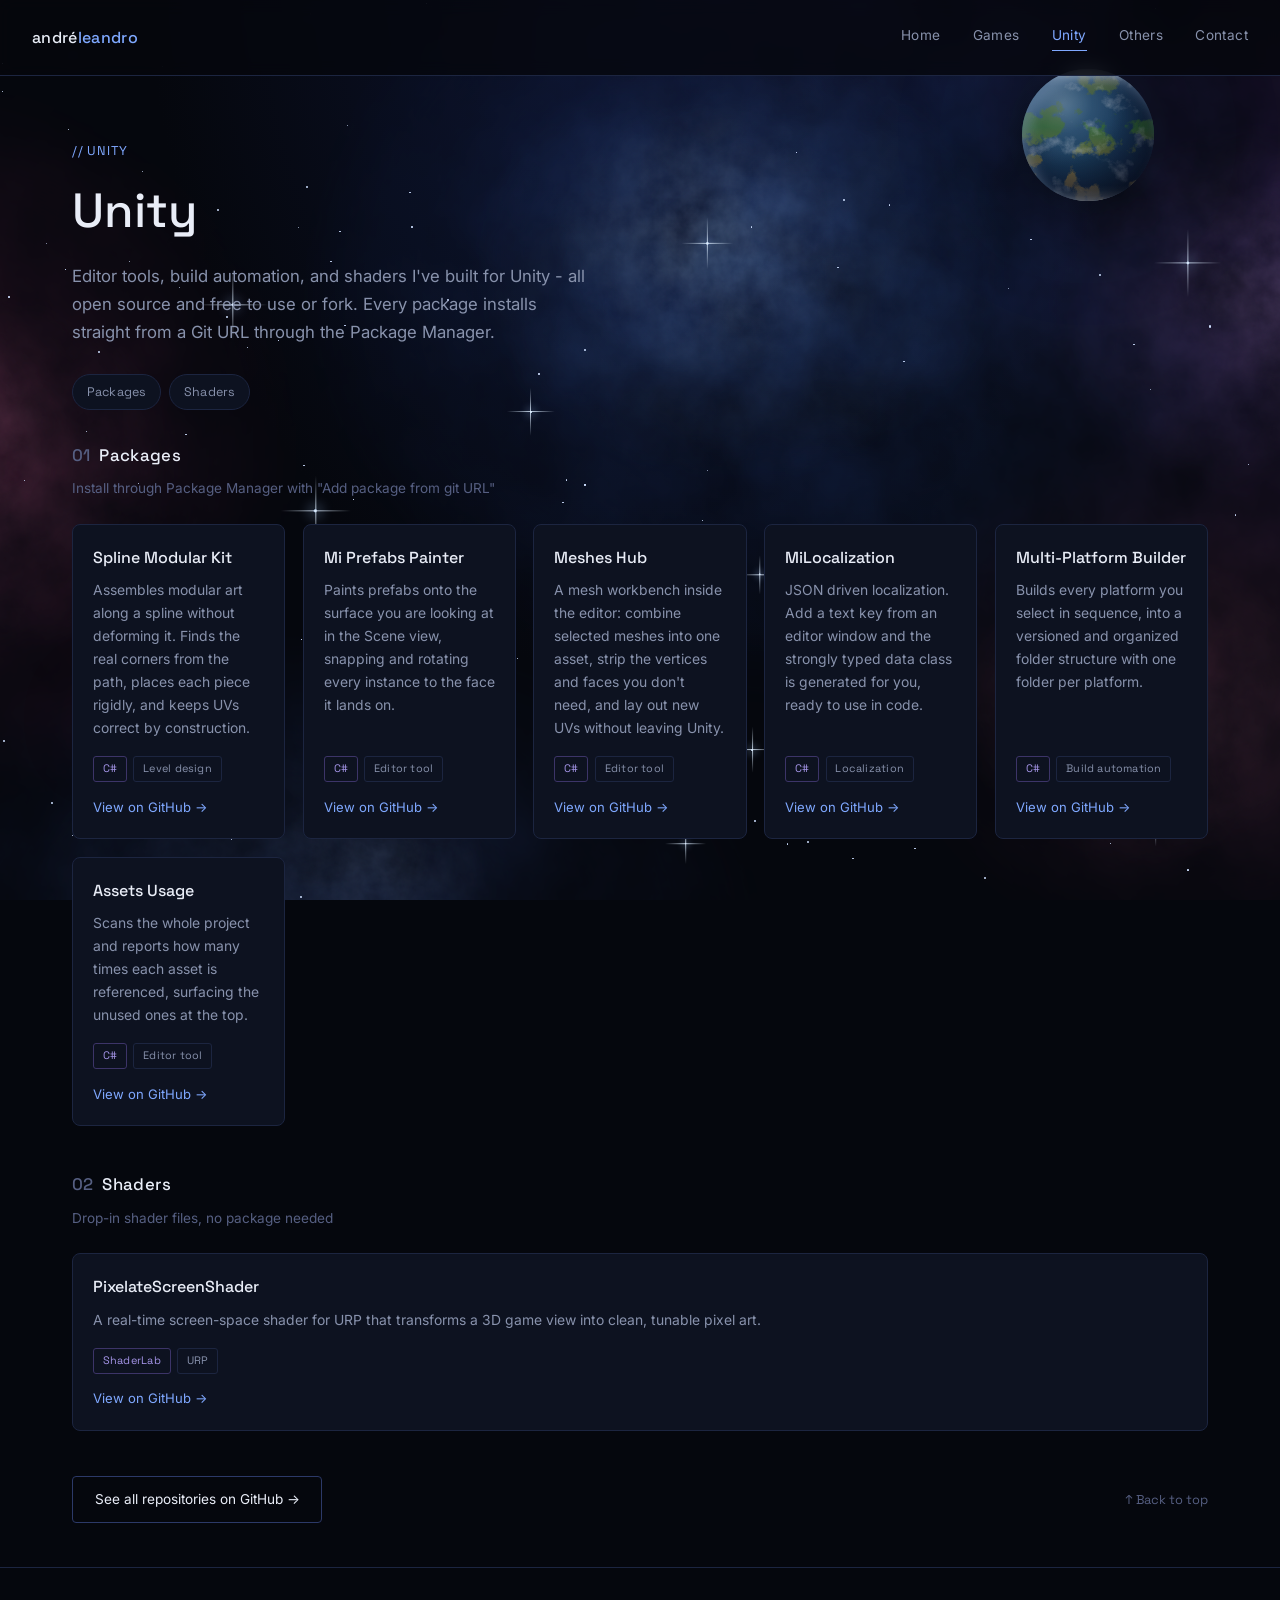
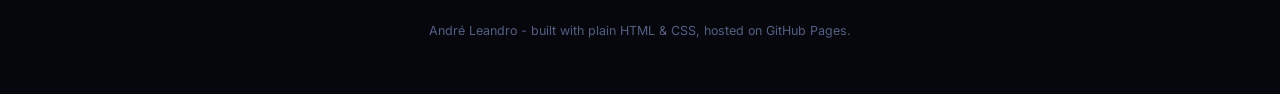
<file: unity-tools.html>
<!DOCTYPE html>
<html lang="en">
<head>
<meta charset="UTF-8">
<meta name="viewport" content="width=device-width, initial-scale=1.0">
<title>André Leandro | Unity</title>
<meta name="description" content="Unity packages and shaders built by André Leandro (innocentmiau) - editor tools, build automation, and localization, all open source on GitHub.">
<link rel="preconnect" href="https://fonts.googleapis.com">
<link rel="preconnect" href="https://fonts.gstatic.com" crossorigin>
<link href="https://fonts.googleapis.com/css2?family=Space+Grotesk:wght@400;500;700&family=Inter:wght@400;500;600&display=swap" rel="stylesheet">
<link rel="stylesheet" href="style.css">
</head>
<body>

<div class="starfield" aria-hidden="true"></div>

<header class="site-header">
  <span class="logo">andré<span>leandro</span></span>
  <nav>
    <a href="index.html">Home</a>
    <a href="games.html">Games</a>
    <a href="unity-tools.html" class="active">Unity</a>
    <a href="others.html">Others</a>
    <a href="contact.html">Contact</a>
  </nav>
</header>

<main>

  <section class="hero" style="padding-bottom: 2rem;">
    <p class="eyebrow">// unity</p>
    <h1>Unity</h1>
    <p class="hero-sub">Editor tools, build automation, and shaders I've built for Unity - all open source and free to use or fork. Every package installs straight from a Git URL through the Package Manager.</p>
    <nav class="section-nav" aria-label="Sections on this page">
      <a href="#packages">Packages</a>
      <a href="#shaders">Shaders</a>
    </nav>
  </section>

  <section class="group" id="packages" style="padding-top: 0;">
    <h2><span style="color: var(--text-muted);">01</span> &nbsp;Packages</h2>
    <p class="section-sub">Install through Package Manager with "Add package from git URL"</p>
    <div class="grid">

      <article class="card">
        <h3>Spline Modular Kit</h3>
        <p>Assembles modular art along a spline without deforming it. Finds the real corners from the path, places each piece rigidly, and keeps UVs correct by construction.</p>
        <div class="badge-row"><span class="badge badge-lang">C#</span><span class="badge">Level design</span></div>
        <a class="card-link" href="https://github.com/innocentmiau/SplineModularKit" target="_blank" rel="noopener">View on GitHub →</a>
      </article>

      <article class="card">
        <h3>Mi Prefabs Painter</h3>
        <p>Paints prefabs onto the surface you are looking at in the Scene view, snapping and rotating every instance to the face it lands on.</p>
        <div class="badge-row"><span class="badge badge-lang">C#</span><span class="badge">Editor tool</span></div>
        <a class="card-link" href="https://github.com/innocentmiau/MiPrefabsPainter" target="_blank" rel="noopener">View on GitHub →</a>
      </article>

      <article class="card">
        <h3>Meshes Hub</h3>
        <p>A mesh workbench inside the editor: combine selected meshes into one asset, strip the vertices and faces you don't need, and lay out new UVs without leaving Unity.</p>
        <div class="badge-row"><span class="badge badge-lang">C#</span><span class="badge">Editor tool</span></div>
        <a class="card-link" href="https://github.com/innocentmiau/MeshesHub" target="_blank" rel="noopener">View on GitHub →</a>
      </article>

      <article class="card">
        <h3>MiLocalization</h3>
        <p>JSON driven localization. Add a text key from an editor window and the strongly typed data class is generated for you, ready to use in code.</p>
        <div class="badge-row"><span class="badge badge-lang">C#</span><span class="badge">Localization</span></div>
        <a class="card-link" href="https://github.com/innocentmiau/MiLocalization" target="_blank" rel="noopener">View on GitHub →</a>
      </article>

      <article class="card">
        <h3>Multi-Platform Builder</h3>
        <p>Builds every platform you select in sequence, into a versioned and organized folder structure with one folder per platform.</p>
        <div class="badge-row"><span class="badge badge-lang">C#</span><span class="badge">Build automation</span></div>
        <a class="card-link" href="https://github.com/innocentmiau/MultiPlatformBuilder" target="_blank" rel="noopener">View on GitHub →</a>
      </article>

      <article class="card">
        <h3>Assets Usage</h3>
        <p>Scans the whole project and reports how many times each asset is referenced, surfacing the unused ones at the top.</p>
        <div class="badge-row"><span class="badge badge-lang">C#</span><span class="badge">Editor tool</span></div>
        <a class="card-link" href="https://github.com/innocentmiau/AssetsUsage" target="_blank" rel="noopener">View on GitHub →</a>
      </article>

    </div>
  </section>

  <section class="group" id="shaders" style="padding-top: 0;">
    <h2><span style="color: var(--text-muted);">02</span> &nbsp;Shaders</h2>
    <p class="section-sub">Drop-in shader files, no package needed</p>
    <div class="grid">

      <article class="card">
        <!-- Drop a before/after still or a short loop at assets/pixelate-before-after.gif
             and uncomment. Aim for a 63:50 crop (e.g. 630x500) to match the game cards.
        <span class="card-media">
          <img src="assets/pixelate-before-after.gif" width="630" height="500" loading="lazy" decoding="async" alt="">
        </span>
        -->
        <h3>PixelateScreenShader</h3>
        <p>A real-time screen-space shader for URP that transforms a 3D game view into clean, tunable pixel art.</p>
        <div class="badge-row"><span class="badge badge-lang">ShaderLab</span><span class="badge">URP</span></div>
        <a class="card-link" href="https://github.com/innocentmiau/PixelateScreenShader" target="_blank" rel="noopener">View on GitHub →</a>
      </article>

    </div>
  </section>

  <section class="page-end" style="padding-top: 0;">
    <a class="btn" href="https://github.com/innocentmiau" target="_blank" rel="noopener">See all repositories on GitHub →</a>
    <a class="to-top" href="#top">↑ Back to top</a>
  </section>

</main>

<footer>
  <p>André Leandro - built with plain HTML &amp; CSS, hosted on GitHub Pages.</p>
</footer>

<script src="script.js"></script>
</body>
</html>
</file>
<file: style.css>
:root {
  --bg: #05070d;
  --bg-2: #090c17;
  --surface: #0d1220;
  --surface-hover: #121830;
  --border: #1c2540;
  --border-strong: #2c3968;
  --text-primary: #e9edf7;
  --text-secondary: #8892ac;
  --text-muted: #565f82;
  --accent: #7fa8ff;
  --accent-dim: #37477e;
  --accent-2: #a595e8;
  --font-display: 'Space Grotesk', sans-serif;
  --font-body: 'Inter', sans-serif;
}

* { box-sizing: border-box; }

html { scroll-behavior: smooth; }

body {
  margin: 0;
  background: var(--bg);
  color: var(--text-primary);
  font-family: var(--font-body);
  line-height: 1.65;
  position: relative;
  min-height: 100vh;
}

a { color: inherit; text-decoration: none; }

/* ---------- starfield ---------- */

.starfield {
  position: fixed;
  inset: 0;
  z-index: -1;
  overflow: hidden;
  background: radial-gradient(ellipse at 50% -10%, #0d1430 0%, var(--bg) 55%);
}

/* Nebula: generated, not an image. An SVG feTurbulence filter produces
   fractal noise, which masks a field of coloured radial gradients so the
   colour breaks up into wisps instead of reading as soft blobs. Two layers
   at different scales give depth. Painted before .star children, so the
   stars still sit on top. */
.starfield::before,
.starfield::after {
  content: "";
  position: absolute;
  inset: -15%;
  pointer-events: none;
}

/* Every mask below is sized 100% 100% and set to no-repeat. A fixed px
   mask-size tiles the noise, and each tile boundary shows as a straight
   seam - the mask must cover the layer exactly once. */
.starfield::before,
.starfield::after,
.neb-fine {
  -webkit-mask-repeat: no-repeat;
  mask-repeat: no-repeat;
  -webkit-mask-size: 100% 100%;
  mask-size: 100% 100%;
}

/* Broad colour mass: blue core, magenta to the left, violet to the right. */
.starfield::before {
  background:
    radial-gradient(44% 52% at 60% 36%, rgba(58, 112, 236, 0.62), transparent 70%),
    radial-gradient(34% 46% at 6% 50%, rgba(206, 68, 128, 0.52), transparent 70%),
    radial-gradient(34% 44% at 92% 34%, rgba(150, 88, 232, 0.52), transparent 70%),
    radial-gradient(28% 34% at 84% 70%, rgba(226, 104, 158, 0.44), transparent 70%),
    radial-gradient(40% 36% at 30% 90%, rgba(72, 112, 222, 0.44), transparent 70%),
    radial-gradient(32% 28% at 70% 6%, rgba(122, 92, 216, 0.38), transparent 70%);
  -webkit-mask-image: url("data:image/svg+xml,%3Csvg xmlns='http://www.w3.org/2000/svg' width='1200' height='800'%3E%3Cfilter id='n'%3E%3CfeTurbulence type='fractalNoise' baseFrequency='0.0115' numOctaves='5' seed='3'/%3E%3CfeColorMatrix type='matrix' values='0 0 0 0 0 0 0 0 0 0 0 0 0 0 0 1 0 0 0 0'/%3E%3C/filter%3E%3Crect width='100%25' height='100%25' filter='url(%23n)'/%3E%3C/svg%3E");
  mask-image: url("data:image/svg+xml,%3Csvg xmlns='http://www.w3.org/2000/svg' width='1200' height='800'%3E%3Cfilter id='n'%3E%3CfeTurbulence type='fractalNoise' baseFrequency='0.0115' numOctaves='5' seed='3'/%3E%3CfeColorMatrix type='matrix' values='0 0 0 0 0 0 0 0 0 0 0 0 0 0 0 1 0 0 0 0'/%3E%3C/filter%3E%3Crect width='100%25' height='100%25' filter='url(%23n)'/%3E%3C/svg%3E");
  filter: blur(12px);
  opacity: 0.52;
}

/* Mid-scale filaments threaded through the broad colour. */
.starfield::after {
  background:
    radial-gradient(26% 30% at 56% 34%, rgba(140, 196, 255, 0.5), transparent 64%),
    radial-gradient(20% 26% at 10% 52%, rgba(255, 132, 186, 0.42), transparent 64%),
    radial-gradient(22% 26% at 88% 38%, rgba(214, 158, 255, 0.44), transparent 64%),
    radial-gradient(18% 22% at 80% 72%, rgba(255, 158, 190, 0.34), transparent 64%),
    radial-gradient(24% 24% at 28% 88%, rgba(130, 170, 255, 0.34), transparent 64%);
  -webkit-mask-image: url("data:image/svg+xml,%3Csvg xmlns='http://www.w3.org/2000/svg' width='1200' height='800'%3E%3Cfilter id='n'%3E%3CfeTurbulence type='fractalNoise' baseFrequency='0.028' numOctaves='5' seed='11'/%3E%3CfeColorMatrix type='matrix' values='0 0 0 0 0 0 0 0 0 0 0 0 0 0 0 1 0 0 0 0'/%3E%3C/filter%3E%3Crect width='100%25' height='100%25' filter='url(%23n)'/%3E%3C/svg%3E");
  mask-image: url("data:image/svg+xml,%3Csvg xmlns='http://www.w3.org/2000/svg' width='1200' height='800'%3E%3Cfilter id='n'%3E%3CfeTurbulence type='fractalNoise' baseFrequency='0.028' numOctaves='5' seed='11'/%3E%3CfeColorMatrix type='matrix' values='0 0 0 0 0 0 0 0 0 0 0 0 0 0 0 1 0 0 0 0'/%3E%3C/filter%3E%3Crect width='100%25' height='100%25' filter='url(%23n)'/%3E%3C/svg%3E");
  filter: blur(6px);
  opacity: 0.44;
}

/* Third pass: fine, near-white wisps that give the clouds their edge detail. */
.neb-fine {
  position: absolute;
  inset: -15%;
  pointer-events: none;
  background:
    radial-gradient(16% 20% at 54% 32%, rgba(206, 232, 255, 0.5), transparent 60%),
    radial-gradient(12% 16% at 8% 48%, rgba(255, 176, 214, 0.4), transparent 60%),
    radial-gradient(14% 16% at 90% 36%, rgba(226, 190, 255, 0.4), transparent 60%),
    radial-gradient(12% 14% at 34% 86%, rgba(180, 208, 255, 0.34), transparent 60%);
  -webkit-mask-image: url("data:image/svg+xml,%3Csvg xmlns='http://www.w3.org/2000/svg' width='1200' height='800'%3E%3Cfilter id='n'%3E%3CfeTurbulence type='fractalNoise' baseFrequency='0.07' numOctaves='4' seed='23'/%3E%3CfeColorMatrix type='matrix' values='0 0 0 0 0 0 0 0 0 0 0 0 0 0 0 1 0 0 0 0'/%3E%3C/filter%3E%3Crect width='100%25' height='100%25' filter='url(%23n)'/%3E%3C/svg%3E");
  mask-image: url("data:image/svg+xml,%3Csvg xmlns='http://www.w3.org/2000/svg' width='1200' height='800'%3E%3Cfilter id='n'%3E%3CfeTurbulence type='fractalNoise' baseFrequency='0.07' numOctaves='4' seed='23'/%3E%3CfeColorMatrix type='matrix' values='0 0 0 0 0 0 0 0 0 0 0 0 0 0 0 1 0 0 0 0'/%3E%3C/filter%3E%3Crect width='100%25' height='100%25' filter='url(%23n)'/%3E%3C/svg%3E");
  filter: blur(2px);
  opacity: 0.4;
}

/* ---------- planets ---------- */

/* Above the stars: a star drawn over a planet's disc reads as wrong, since
   the planet is the nearer body. */
.planet {
  position: absolute;
  z-index: 2;
  border-radius: 50%;
  transform: translate(-50%, -50%);
  box-shadow: 0 0 2.4em rgba(130, 165, 255, 0.16);
  opacity: 0.78;
}

/* Clips the scrolling texture bands to the disc. The base fill is the
   ocean, i.e. surface layer 1. */
.planet-globe {
  position: absolute;
  inset: 0;
  border-radius: 50%;
  overflow: hidden;
  background: radial-gradient(circle at 34% 30%, #2f6690 0%, #1e4468 45%, #132a4c 76%, #0b1830 100%);
}

/* Both bands are three planet-widths wide and scroll exactly one width per
   cycle, so the loop is seamless. The mask travels with the band, so the
   continents and clouds move as one piece. */
.planet-land,
.planet-clouds {
  position: absolute;
  top: 0;
  left: 0;
  width: 300%;
  height: 100%;
  -webkit-mask-size: 33.3333% 100%;
  mask-size: 33.3333% 100%;
  -webkit-mask-repeat: repeat;
  mask-repeat: repeat;
  will-change: transform;
  animation: planet-spin linear infinite;
}

/* Surface layer 2: land, thresholded out of the noise so it meets the ocean
   at a coastline instead of fading into it.
   A low baseFrequency sets continent-scale landmasses, and the six octaves
   put the fine detail only in the coastlines. High frequency here is what
   produced scattered islands instead of continents.
   Colour bands run by latitude: tundra, forest, jungle, desert. */
.planet-land {
  background: linear-gradient(to bottom,
    #6f6f58 0%, #55704a 12%, #3f6b3c 27%, #37743c 44%,
    #5d7842 58%, #8a7c4e 74%, #7d7357 88%, #6c6b5a 100%);
  -webkit-mask-image: url("data:image/svg+xml,%3Csvg xmlns='http://www.w3.org/2000/svg' width='300' height='300'%3E%3Cfilter id='n' x='0' y='0' width='100%25' height='100%25'%3E%3CfeTurbulence type='fractalNoise' baseFrequency='0.01' numOctaves='6' seed='9' stitchTiles='stitch'/%3E%3CfeColorMatrix type='matrix' values='0 0 0 0 0 0 0 0 0 0 0 0 0 0 0 1 0 0 0 0'/%3E%3CfeComponentTransfer%3E%3CfeFuncA type='linear' slope='18' intercept='-9.9'/%3E%3C/feComponentTransfer%3E%3C/filter%3E%3Crect width='100%25' height='100%25' filter='url(%23n)'/%3E%3C/svg%3E");
  mask-image: url("data:image/svg+xml,%3Csvg xmlns='http://www.w3.org/2000/svg' width='300' height='300'%3E%3Cfilter id='n' x='0' y='0' width='100%25' height='100%25'%3E%3CfeTurbulence type='fractalNoise' baseFrequency='0.01' numOctaves='6' seed='9' stitchTiles='stitch'/%3E%3CfeColorMatrix type='matrix' values='0 0 0 0 0 0 0 0 0 0 0 0 0 0 0 1 0 0 0 0'/%3E%3CfeComponentTransfer%3E%3CfeFuncA type='linear' slope='18' intercept='-9.9'/%3E%3C/feComponentTransfer%3E%3C/filter%3E%3Crect width='100%25' height='100%25' filter='url(%23n)'/%3E%3C/svg%3E");
}

/* Layer 3: cloud deck on its own noise, softer edged and faster moving. */
.planet-clouds {
  background: linear-gradient(180deg, rgba(255, 255, 255, 0.95), rgba(222, 236, 255, 0.8));
  -webkit-mask-image: url("data:image/svg+xml,%3Csvg xmlns='http://www.w3.org/2000/svg' width='300' height='300'%3E%3Cfilter id='n' x='0' y='0' width='100%25' height='100%25'%3E%3CfeTurbulence type='fractalNoise' baseFrequency='0.02' numOctaves='5' seed='27' stitchTiles='stitch'/%3E%3CfeColorMatrix type='matrix' values='0 0 0 0 0 0 0 0 0 0 0 0 0 0 0 1 0 0 0 0'/%3E%3CfeComponentTransfer%3E%3CfeFuncA type='linear' slope='4' intercept='-2.35'/%3E%3C/feComponentTransfer%3E%3C/filter%3E%3Crect width='100%25' height='100%25' filter='url(%23n)'/%3E%3C/svg%3E");
  mask-image: url("data:image/svg+xml,%3Csvg xmlns='http://www.w3.org/2000/svg' width='300' height='300'%3E%3Cfilter id='n' x='0' y='0' width='100%25' height='100%25'%3E%3CfeTurbulence type='fractalNoise' baseFrequency='0.02' numOctaves='5' seed='27' stitchTiles='stitch'/%3E%3CfeColorMatrix type='matrix' values='0 0 0 0 0 0 0 0 0 0 0 0 0 0 0 1 0 0 0 0'/%3E%3CfeComponentTransfer%3E%3CfeFuncA type='linear' slope='4' intercept='-2.35'/%3E%3C/feComponentTransfer%3E%3C/filter%3E%3Crect width='100%25' height='100%25' filter='url(%23n)'/%3E%3C/svg%3E");
  opacity: 0.5;
}

/* ---- Mars variant: rust desert, dark basalt regions, thin dust, small caps ---- */

.planet--mars .planet-globe {
  background: radial-gradient(circle at 34% 30%, #c86a38 0%, #a4502a 44%, #6f3520 76%, #3a1c12 100%);
}

/* No oceans here, so the masked layer reads as dark albedo rock rather than
   land against water. */
.planet--mars .planet-land {
  background: linear-gradient(to bottom,
    #8a4527 0%, #7b3a22 22%, #66301d 46%, #7a3e24 68%, #93512c 88%, #a25a30 100%);
}

/* Mars has haze, not a cloud deck. */
.planet--mars .planet-clouds {
  background: linear-gradient(180deg, rgba(255, 226, 198, 0.9), rgba(255, 206, 170, 0.7));
  opacity: 0.16;
}

.planet--mars .planet-ice {
  background:
    linear-gradient(to bottom, rgba(255, 252, 248, 0.9) 0%, rgba(252, 246, 240, 0.35) 3%, transparent 6%),
    linear-gradient(to top, rgba(255, 252, 248, 0.75) 0%, rgba(252, 246, 240, 0.25) 2.5%, transparent 5%);
}

.planet--mars {
  box-shadow: 0 0 2.4em rgba(255, 150, 90, 0.16);
}

/* Ice caps sit at fixed latitudes, so unlike the land they do not scroll. */
.planet-ice {
  position: absolute;
  inset: 0;
  background:
    linear-gradient(to bottom, rgba(232, 244, 255, 0.85) 0%, rgba(228, 240, 255, 0.4) 5%, rgba(226, 238, 255, 0.12) 9%, transparent 13%),
    linear-gradient(to top, rgba(232, 244, 255, 0.8) 0%, rgba(228, 240, 255, 0.34) 4%, rgba(226, 238, 255, 0.1) 8%, transparent 12%);
}

@keyframes planet-spin {
  from { transform: translateX(0); }
  to { transform: translateX(-33.3333%); }
}

/* Shading sits above the moving bands and does not move, which is what
   reads as a sphere rotating rather than a flat texture sliding. */
.planet-shade {
  position: absolute;
  inset: 0;
  border-radius: 50%;
  background:
    radial-gradient(circle at 31% 26%, rgba(255, 255, 255, 0.3) 0%, rgba(255, 255, 255, 0.08) 22%, transparent 47%),
    radial-gradient(circle at 37% 33%, transparent 32%, rgba(4, 6, 14, 0.5) 70%, rgba(3, 4, 10, 0.96) 100%);
}

/* Rim light on the sunward edge. */
.planet-rim {
  position: absolute;
  inset: 0;
  border-radius: 50%;
  box-shadow: inset 0.05em 0.06em 0.1em rgba(190, 220, 255, 0.4);
}

@media (prefers-reduced-motion: reduce) {
  .planet-land, .planet-clouds { animation: none; }
}

/* ---------- bright stars with diffraction spikes ---------- */

.star-bright {
  position: absolute;
  z-index: 1;
  width: var(--sb);
  height: var(--sb);
  transform: translate(-50%, -50%);
  border-radius: 50%;
  background: radial-gradient(circle, #fff 0%, rgba(214, 234, 255, 0.95) 26%, rgba(150, 190, 255, 0.35) 58%, transparent 76%);
  box-shadow: 0 0 calc(var(--sb) * 3) calc(var(--sb) * 0.7) rgba(160, 200, 255, 0.45);
  animation: twinkle var(--dur, 6s) linear infinite;
  animation-delay: var(--delay, 0s);
}

.star-bright::before,
.star-bright::after {
  content: "";
  position: absolute;
  left: 50%;
  top: 50%;
  transform: translate(-50%, -50%);
}

.star-bright::before {
  width: calc(var(--sb) * 16);
  height: 1px;
  background: linear-gradient(90deg, transparent, rgba(222, 238, 255, 0.85), transparent);
}

.star-bright::after {
  width: 1px;
  height: calc(var(--sb) * 16);
  background: linear-gradient(180deg, transparent, rgba(222, 238, 255, 0.85), transparent);
}

/* Without mask support the gradients would show unmasked as hard colour
   blobs, which is worse than no nebula at all. */
@supports not ((mask-image: linear-gradient(#000, #000)) or (-webkit-mask-image: linear-gradient(#000, #000))) {
  .starfield::before, .starfield::after, .neb-fine, .planet::before { display: none; }
}

/* Large blurred surfaces are the expensive part on phones, so the finest
   layer is dropped and the others blur less. */
@media (max-width: 700px) {
  .neb-fine { display: none; }
  .starfield::before { filter: blur(8px); opacity: 0.46; }
  .starfield::after { filter: blur(5px); opacity: 0.38; }
  .planet { opacity: 0.6; }
}

.star {
  position: absolute;
  background: #cfe0ff;
  border-radius: 50%;
  z-index: 1;
}

/* A raised cosine sampled every 10%: opacity = min + amp * (0.5 - 0.5cos(2*pi*t)).
   The old version had only two stops on an ease-in-out, which lingered at each
   extreme and then dropped away quickly - stars appeared to blink out. Stepping
   the curve and running it linear makes the rise and fall continuous. */
@keyframes twinkle {
  0%, 100% { opacity: var(--min-o, 0.15); }
  10%, 90% { opacity: calc(var(--min-o, 0.15) + var(--amp, 0.7) * 0.0955); }
  20%, 80% { opacity: calc(var(--min-o, 0.15) + var(--amp, 0.7) * 0.3455); }
  30%, 70% { opacity: calc(var(--min-o, 0.15) + var(--amp, 0.7) * 0.6545); }
  40%, 60% { opacity: calc(var(--min-o, 0.15) + var(--amp, 0.7) * 0.9045); }
  50% { opacity: calc(var(--min-o, 0.15) + var(--amp, 0.7)); }
}

.star { animation: twinkle var(--dur, 4s) linear infinite; animation-delay: var(--delay, 0s); }

@media (prefers-reduced-motion: reduce) {
  .star, .star-bright { animation: none; opacity: 0.5; }
  html { scroll-behavior: auto; }
}

/* ---------- header ---------- */

.site-header {
  display: flex;
  justify-content: space-between;
  align-items: center;
  padding: 1.5rem 2rem;
  border-bottom: 1px solid var(--border);
  position: sticky;
  top: 0;
  background: rgba(5, 7, 13, 0.8);
  backdrop-filter: blur(8px);
  z-index: 10;
}

.logo {
  font-family: var(--font-display);
  font-weight: 500;
  letter-spacing: 0.02em;
  color: var(--text-primary);
}

.logo span { color: var(--accent); transition: color 0.2s ease; }

/* The wordmark links home, so it needs a hover cue like the nav links have. */
a.logo:hover span, a.logo:focus-visible span { color: #9cbcff; }

.site-header nav { display: flex; gap: 2rem; }

.site-header nav a {
  font-size: 0.85rem;
  letter-spacing: 0.03em;
  color: var(--text-secondary);
  padding-bottom: 4px;
  border-bottom: 1px solid transparent;
  transition: color 0.2s ease, border-color 0.2s ease;
}

.site-header nav a:hover,
.site-header nav a:focus-visible {
  color: var(--text-primary);
}

.site-header nav a.active {
  color: var(--accent);
  border-color: var(--accent);
}

/* ---------- layout ---------- */

/* The column sizes to the card grids, not to prose. Every run of text sets
   its own narrower max-width (.hero h1, .hero-sub, the section paragraphs),
   so widening this buys grid columns without stretching a line of body copy
   past a comfortable measure. */
main {
  max-width: 1200px;
  margin: 0 auto;
  padding: 0 2rem;
  position: relative;
}

/* Fluid rather than fixed: the gap between sections should shrink with the
   viewport instead of holding 80px on a phone. */
section { padding: clamp(2rem, 3.5vw, 3rem) 0; }

.section-border { border-bottom: 1px solid var(--border); }

h1, h2, h3 { font-family: var(--font-display); font-weight: 500; margin: 0; }

h2 { font-size: 1.05rem; letter-spacing: 0.02em; margin-bottom: 0.5rem; }

.section-sub { color: var(--text-muted); font-size: 0.85rem; margin: 0 0 1.5rem; }

.eyebrow {
  font-family: var(--font-display);
  color: var(--accent);
  font-size: 0.8rem;
  letter-spacing: 0.06em;
  text-transform: uppercase;
  margin: 0 0 1.25rem;
}

/* ---------- hero ---------- */

.hero { padding: clamp(2.75rem, 5vw, 4rem) 0 clamp(2rem, 3.5vw, 3rem); }

.hero h1 {
  font-size: clamp(2rem, 5vw, 3rem);
  line-height: 1.2;
  margin-bottom: 1.5rem;
  max-width: 620px;
}

.hero-sub {
  max-width: 520px;
  color: var(--text-secondary);
  font-size: 1.05rem;
  margin: 0 0 1.75rem;
}

.hero-links { display: flex; gap: 0.75rem; flex-wrap: wrap; }

/* ---------- buttons ---------- */

.btn {
  display: inline-block;
  padding: 0.7rem 1.35rem;
  border: 1px solid var(--border-strong);
  border-radius: 4px;
  font-size: 0.85rem;
  color: var(--text-primary);
  transition: border-color 0.2s ease, background 0.2s ease;
}

.btn:hover, .btn:focus-visible { border-color: var(--accent); background: var(--surface-hover); }

.btn-primary {
  background: var(--accent);
  color: #05070d;
  border-color: var(--accent);
  font-weight: 500;
}

.btn-primary:hover, .btn-primary:focus-visible { background: #9cbcff; }

/* ---------- grids & cards ---------- */

.grid {
  display: grid;
  grid-template-columns: repeat(auto-fit, minmax(210px, 1fr));
  gap: 1.1rem;
}

.card {
  background: var(--surface);
  border: 1px solid var(--border);
  border-radius: 8px;
  padding: 1.25rem;
  transition: border-color 0.2s ease, background 0.2s ease, transform 0.2s ease;
  display: flex;
  flex-direction: column;
}

.card:hover {
  background: var(--surface-hover);
  border-color: var(--border-strong);
  transform: translateY(-2px);
}

/* Full-bleed thumbnail: negative margins cancel the card's own padding,
   so cards without media stay untouched. */
.card-media {
  display: block;
  margin: -1.25rem -1.25rem 1rem;
  aspect-ratio: 63 / 50;
  background: var(--bg-2);
  border-bottom: 1px solid var(--border);
  border-radius: 7px 7px 0 0;
  overflow: hidden;
}

.card-media img {
  width: 100%;
  height: 100%;
  object-fit: cover;
  display: block;
  opacity: 0.88;
  transition: opacity 0.2s ease;
}

.card:hover .card-media img { opacity: 1; }

@media (prefers-reduced-motion: reduce) {
  .card-media img { transition: none; }
}

.card h3 { font-size: 1rem; margin-bottom: 0.5rem; }

.card p { font-size: 0.87rem; color: var(--text-secondary); margin: 0 0 1rem; flex-grow: 1; }

.badge-row { display: flex; gap: 0.4rem; flex-wrap: wrap; margin-bottom: 0.9rem; }

.badge {
  font-family: var(--font-display);
  font-size: 0.68rem;
  letter-spacing: 0.02em;
  padding: 0.2rem 0.55rem;
  border-radius: 3px;
  border: 1px solid var(--border);
  color: var(--text-secondary);
}

.badge-play { color: var(--accent); border-color: var(--accent-dim); }
.badge-lang { color: var(--accent-2); border-color: #3c3468; }
.badge-collab { color: var(--accent-2); border-color: #3c3468; }

/* Group headings repeat down a page, so they sit tighter than a lone section. */
.group + .group { padding-top: 3.5rem; }

/* ---------- view modes: scroll / grid / list ----------
   One set of card markup, three layouts. The mode lives on
   .list-view[data-mode], so switching is a single attribute swap. */

.view-bar { display: flex; justify-content: flex-end; margin-bottom: 1rem; }

.view-toggle {
  display: inline-flex;
  border: 1px solid var(--border);
  border-radius: 999px;
  background: var(--surface);
  padding: 2px;
}

.view-toggle button {
  font-family: var(--font-display);
  font-size: 0.72rem;
  letter-spacing: 0.02em;
  padding: 0.3rem 0.75rem;
  border: 0;
  border-radius: 999px;
  background: none;
  color: var(--text-muted);
  cursor: pointer;
  transition: color 0.2s ease, background 0.2s ease;
}

.view-toggle button:hover { color: var(--text-primary); }

.view-toggle button[aria-pressed="true"] {
  background: var(--surface-hover);
  color: var(--accent);
}

/* -- shared -- */

.list-view { display: grid; grid-template-columns: repeat(auto-fit, minmax(210px, 1fr)); gap: 1.1rem; }

/* -- 1. scroll: peek shelf -- */

.shelf { position: relative; }

.list-view[data-mode="scroll"] {
  display: flex;
  gap: 1.1rem;
  overflow-x: auto;
  /* "proximity" rather than "mandatory": mandatory can trap keyboard and
     assistive-tech users on content that sits between snap points. */
  scroll-snap-type: x proximity;
  /* Stops a sideways fling at the end of a shelf from chaining into the
     browser's swipe-to-go-back gesture. */
  overscroll-behavior-x: contain;
  padding-bottom: 0.85rem;
  scrollbar-width: thin;
  scrollbar-color: var(--border-strong) transparent;
}

.list-view[data-mode="scroll"] > .card {
  flex: 0 0 clamp(200px, 42vw, 232px);
  scroll-snap-align: start;
}

.list-view[data-mode="scroll"]::-webkit-scrollbar { height: 6px; }
.list-view[data-mode="scroll"]::-webkit-scrollbar-track { background: transparent; }
.list-view[data-mode="scroll"]::-webkit-scrollbar-thumb {
  background: var(--border-strong);
  border-radius: 3px;
}

/* Edge fades hint that the row continues. Toggled by JS, so they never
   sit over an edge that has nothing beyond it. */
.shelf::before, .shelf::after {
  content: "";
  position: absolute;
  top: 0;
  bottom: 0.85rem;
  width: 3.5rem;
  pointer-events: none;
  opacity: 0;
  transition: opacity 0.25s ease;
  z-index: 2;
}

.shelf::before { left: 0; background: linear-gradient(to right, var(--bg), transparent); }
.shelf::after { right: 0; background: linear-gradient(to left, var(--bg), transparent); }
.shelf.can-prev::before { opacity: 1; }
.shelf.can-next::after { opacity: 1; }

.shelf-arrow {
  position: absolute;
  top: calc(50% - 0.4rem);
  transform: translateY(-50%);
  z-index: 3;
  display: grid;
  place-items: center;
  width: 2.1rem;
  height: 2.1rem;
  padding: 0;
  border: 1px solid var(--border-strong);
  border-radius: 50%;
  background: rgba(9, 12, 23, 0.92);
  color: var(--text-primary);
  font-family: var(--font-display);
  font-size: 1.05rem;
  line-height: 1;
  cursor: pointer;
  opacity: 0;
  transition: opacity 0.2s ease, border-color 0.2s ease, background 0.2s ease;
}

.shelf-prev { left: 0.35rem; }
.shelf-next { right: 0.35rem; }

.shelf:hover .shelf-arrow, .shelf-arrow:focus-visible { opacity: 1; }
.shelf-arrow:hover { border-color: var(--accent); background: var(--surface-hover); }
.shelf-arrow[disabled] { display: none; }

/* Touch devices scroll directly and never hover, so the arrows are dead weight. */
@media (hover: none) {
  .shelf-arrow { display: none; }
}

/* -- 2. grid: the original layout -- */

.list-view[data-mode="grid"] {
  display: grid;
  grid-template-columns: repeat(auto-fit, minmax(230px, 1fr));
  gap: 1.1rem;
}

/* -- 3. list: compact rows, click to expand -- */

.list-view[data-mode="list"] { display: block; }

.list-view[data-mode="list"] > .card {
  display: grid;
  grid-template-columns: auto minmax(0, 1fr) auto;
  grid-template-areas:
    "media title icons"
    "media desc  icons";
  align-items: center;
  column-gap: 1rem;
  row-gap: 0.15rem;
  padding: 0.8rem 0.6rem;
  border-width: 0 0 1px;
  border-radius: 0;
  background: none;
  cursor: pointer;
}

.list-view[data-mode="list"] > .card:hover {
  background: var(--surface);
  border-color: var(--border);
  transform: none;
}

.list-view[data-mode="list"] > .card:last-child { border-bottom: 0; }

/* .card-media carries negative margins for the full-bleed grid thumbnail,
   so they have to be undone before it can be a small inline square. */
.list-view[data-mode="list"] .card-media {
  grid-area: media;
  margin: 0;
  width: 3.1rem;
  height: 3.1rem;
  aspect-ratio: auto;
  border: 1px solid var(--border);
  border-radius: 4px;
}

.list-view[data-mode="list"] .card h3 { grid-area: title; margin: 0; font-size: 0.92rem; }

.list-view[data-mode="list"] .card > p {
  grid-area: desc;
  margin: 0;
  flex-grow: 0;
  font-size: 0.82rem;
  /* Cap at one line and let CSS add the ellipsis, so it stays correct
     on resize without measuring anything in JS. */
  display: -webkit-box;
  -webkit-line-clamp: 1;
  line-clamp: 1;
  -webkit-box-orient: vertical;
  overflow: hidden;
}

/* Badges and the link get a row each - sharing one grid area stacks them. */
.list-view[data-mode="list"] .card .badge-row { grid-area: badges; margin: 0.7rem 0 0; }
.list-view[data-mode="list"] .card .card-link { grid-area: link; margin: 0.55rem 0 0; }

/* Collapsed rows show the icon strip only; badges and the link appear on expand. */
.list-view[data-mode="list"] .card .badge-row,
.list-view[data-mode="list"] .card .card-link { display: none; }

.list-view[data-mode="list"] .card.is-open {
  grid-template-areas:
    "media title  icons"
    "media desc   icons"
    "badges badges badges"
    "link   link   link";
  background: var(--surface);
}

.list-view[data-mode="list"] .card.is-open > p { -webkit-line-clamp: unset; line-clamp: unset; overflow: visible; }
.list-view[data-mode="list"] .card.is-open .badge-row { display: flex; }
.list-view[data-mode="list"] .card.is-open .card-link { display: block; margin-bottom: 0.2rem; }

/* -- platform / target icons (list mode) -- */

.card-icons { display: none; gap: 0.5rem; align-items: center; }
.list-view[data-mode="list"] .card-icons { display: flex; grid-area: icons; }

.card-icons svg {
  width: 1rem;
  height: 1rem;
  fill: none;
  stroke: var(--text-muted);
  stroke-width: 1.6;
  stroke-linecap: round;
  stroke-linejoin: round;
}

.card-icons svg.icon-solid { fill: var(--text-muted); stroke: none; }
.list-view[data-mode="list"] .card:hover .card-icons svg { stroke: var(--accent); }
.list-view[data-mode="list"] .card:hover .card-icons svg.icon-solid { fill: var(--accent); stroke: none; }

/* Tooltip: the label is already on the svg for screen readers, this is the
   sighted equivalent. Built in CSS so it matches the site and appears
   instantly, rather than waiting on the browser's native title delay. */
.card-icon { position: relative; display: inline-grid; place-items: center; }

.card-icon::after {
  content: attr(data-tip);
  position: absolute;
  bottom: calc(100% + 0.4rem);
  /* Anchored right rather than centred: the icon strip is flush with the row's
     right edge, so a centred tooltip can spill past it on narrow screens. */
  right: 0;
  z-index: 5;
  white-space: nowrap;
  font-family: var(--font-display);
  font-size: 0.68rem;
  letter-spacing: 0.02em;
  padding: 0.25rem 0.55rem;
  border: 1px solid var(--border-strong);
  border-radius: 4px;
  background: var(--bg-2);
  color: var(--text-primary);
  opacity: 0;
  pointer-events: none;
  transition: opacity 0.15s ease;
}

.card-icon:hover::after { opacity: 1; }
.card-icon:hover svg { stroke: var(--accent); }
.card-icon:hover svg.icon-solid { fill: var(--accent); stroke: none; }

@media (prefers-reduced-motion: reduce) {
  .card-icon::after { transition: none; }
}

/* ---------- in-page section jump nav ---------- */

.section-nav { display: flex; gap: 0.5rem; flex-wrap: wrap; }

.section-nav a {
  font-family: var(--font-display);
  font-size: 0.78rem;
  letter-spacing: 0.02em;
  padding: 0.4rem 0.85rem;
  border: 1px solid var(--border);
  border-radius: 999px;
  background: var(--surface);
  color: var(--text-secondary);
  transition: color 0.2s ease, border-color 0.2s ease, background 0.2s ease;
}

.section-nav a:hover, .section-nav a:focus-visible {
  color: var(--text-primary);
  border-color: var(--accent-dim);
  background: var(--surface-hover);
}

/* The header is sticky, so an anchor jump would otherwise land with the
   target heading hidden underneath it. */
[id] { scroll-margin-top: 6rem; }

/* ---------- page end row / back to top ---------- */

.page-end {
  display: flex;
  align-items: center;
  justify-content: space-between;
  gap: 1rem;
  flex-wrap: wrap;
}

.to-top {
  font-family: var(--font-display);
  font-size: 0.8rem;
  color: var(--text-muted);
  transition: color 0.2s ease;
}

.to-top:hover, .to-top:focus-visible { color: var(--accent); }

.card-link { font-size: 0.82rem; color: var(--accent); margin-top: auto; }
.card-link:hover, .card-link:focus-visible { color: #b8ccff; }

/* ---------- stack / list rows ---------- */

.row-list { list-style: none; margin: 0; padding: 0; }

.row-list li {
  display: flex;
  justify-content: space-between;
  align-items: baseline;
  padding: 0.9rem 0;
  border-bottom: 1px solid var(--border);
}

.row-list li:last-child { border-bottom: none; }

.row-name { font-family: var(--font-display); }
.row-desc { color: var(--text-secondary); font-size: 0.85rem; text-align: right; }

/* ---------- contact ---------- */

.contact-list { display: flex; flex-direction: column; gap: 0.75rem; margin: 2rem 0; max-width: 420px; }

.contact-item {
  display: flex;
  justify-content: space-between;
  align-items: center;
  padding: 0.9rem 1.1rem;
  border: 1px solid var(--border);
  border-radius: 6px;
  background: var(--surface);
  transition: border-color 0.2s ease;
  font-size: 0.9rem;
}

.contact-item:hover, .contact-item:focus-visible { border-color: var(--accent-dim); }

.contact-label { color: var(--text-muted); font-family: var(--font-display); font-size: 0.75rem; letter-spacing: 0.03em; text-transform: uppercase; }

/* ---------- footer ---------- */

footer {
  text-align: center;
  padding: 2.5rem 2rem;
  color: var(--text-muted);
  font-size: 0.78rem;
  border-top: 1px solid var(--border);
}

/* ---------- accessibility ---------- */

a:focus-visible, .btn:focus-visible {
  outline: 2px solid var(--accent);
  outline-offset: 2px;
}

/* ---------- responsive ---------- */

@media (max-width: 600px) {
  .site-header { padding: 1.1rem 1.4rem; flex-direction: column; gap: 0.8rem; }
  .site-header nav { gap: 1.2rem; }
  main { padding: 0 1.4rem; }
  .row-list li { flex-direction: column; align-items: flex-start; gap: 0.3rem; }
  .row-desc { text-align: left; }
  /* The header stacks into two rows here, so anchors need more clearance. */
  [id] { scroll-margin-top: 8.5rem; }
}

/* ---------- news ---------- */

.news-meta {
  display: flex;
  align-items: center;
  gap: 0.45rem;
  margin-bottom: 0.6rem;
  font-family: var(--font-display);
  font-size: 0.7rem;
  letter-spacing: 0.03em;
  text-transform: uppercase;
  color: var(--text-muted);
}

.news-meta time { margin-left: auto; text-transform: none; letter-spacing: 0; }

.news-icon { display: inline-flex; }

.news-icon svg {
  width: 0.95rem;
  height: 0.95rem;
  fill: none;
  stroke: var(--accent);
  stroke-width: 1.6;
  stroke-linecap: round;
  stroke-linejoin: round;
}

/* -- full feed: month groups on a timeline -- */

.feed-month {
  font-size: 0.9rem;
  color: var(--text-secondary);
  margin: 2.4rem 0 0.9rem;
  padding-bottom: 0.5rem;
  border-bottom: 1px solid var(--border);
}

.feed-month:first-child { margin-top: 0; }

.feed { list-style: none; margin: 0; padding: 0; }

.feed-item {
  position: relative;
  display: grid;
  grid-template-columns: 3.2rem minmax(0, 1fr);
  gap: 1.1rem;
  padding: 1.1rem 0;
}

/* The spine sits in the gutter between the date and the body, so it never
   crosses text and the date needs no opaque backing plate to hide it -
   which matters here, since a solid plate would punch a hole in the nebula. */
.feed-item::before {
  content: "";
  position: absolute;
  left: calc(3.2rem + 0.55rem);
  top: 0;
  bottom: 0;
  width: 1px;
  background: var(--border);
}

/* Node on the spine, level with each entry's heading. */
.feed-item::after {
  content: "";
  position: absolute;
  left: calc(3.2rem + 0.55rem - 2px);
  top: 1.5rem;
  width: 5px;
  height: 5px;
  border-radius: 50%;
  background: var(--accent-dim);
}

.feed-item:first-child::before { top: 1.6rem; }
.feed-item:last-child::before { bottom: calc(100% - 1.6rem); }

.feed-date {
  position: relative;
  z-index: 1;
  display: flex;
  flex-direction: column;
  align-items: center;
  justify-content: flex-start;
  padding-top: 0.15rem;
  font-family: var(--font-display);
}

.feed-day { font-size: 1.1rem; color: var(--text-primary); line-height: 1.1; }
.feed-mon { font-size: 0.68rem; letter-spacing: 0.06em; text-transform: uppercase; color: var(--text-muted); }

.feed-body { min-width: 0; }
.feed-body h4 { font-family: var(--font-display); font-weight: 500; font-size: 1rem; margin: 0 0 0.4rem; }
.feed-body p { font-size: 0.88rem; color: var(--text-secondary); margin: 0 0 0.9rem; }
.feed-body .news-meta { margin-bottom: 0.35rem; }
.feed-body .badge-row { margin-bottom: 0.6rem; }

@media (max-width: 600px) {
  .feed-item { grid-template-columns: 2.6rem minmax(0, 1fr); gap: 0.8rem; }
  .feed-item::before { left: calc(2.6rem + 0.4rem); }
  .feed-item::after { left: calc(2.6rem + 0.4rem - 2px); }
}

/* ---------- badge icons ----------
   Icons inherit the badge's own colour through currentColor, so the accent
   and language badge variants tint their icon to match without extra rules. */

.badge { display: inline-flex; align-items: center; gap: 0.32rem; }

.tag-icon { display: inline-flex; flex: 0 0 auto; }

.tag-icon svg {
  width: 0.78rem;
  height: 0.78rem;
  fill: none;
  stroke: currentColor;
  stroke-width: 1.7;
  stroke-linecap: round;
  stroke-linejoin: round;
}

.tag-icon svg.icon-solid { fill: currentColor; stroke: none; }

/* ---------- news year / month picker ---------- */

.cal { margin-bottom: 1.6rem; }

.cal-row { display: flex; align-items: center; gap: 0.4rem; flex-wrap: wrap; }
.cal-row + .cal-row { margin-top: 0.55rem; }

.cal-label {
  font-family: var(--font-display);
  font-size: 0.68rem;
  letter-spacing: 0.06em;
  text-transform: uppercase;
  color: var(--text-muted);
  width: 3.2rem;
  flex: 0 0 auto;
}

.cal-btn {
  display: inline-flex;
  align-items: baseline;
  gap: 0.3rem;
  font-family: var(--font-display);
  font-size: 0.76rem;
  letter-spacing: 0.02em;
  padding: 0.32rem 0.7rem;
  border: 1px solid var(--border);
  border-radius: 999px;
  background: var(--surface);
  color: var(--text-secondary);
  cursor: pointer;
  transition: color 0.2s ease, border-color 0.2s ease, background 0.2s ease;
}

.cal-btn:hover:not([disabled]) {
  color: var(--text-primary);
  border-color: var(--accent-dim);
  background: var(--surface-hover);
}

.cal-btn[aria-pressed="true"] {
  color: var(--accent);
  border-color: var(--accent-dim);
  background: var(--surface-hover);
}

/* Empty months stay in place so the row keeps a calendar's shape. */
.cal-btn[disabled] {
  opacity: 0.32;
  cursor: default;
  background: none;
}

.cal-count { font-size: 0.62rem; color: var(--text-muted); }
.cal-btn[aria-pressed="true"] .cal-count { color: var(--accent); }

.cal-summary { color: var(--text-muted); font-size: 0.8rem; margin: 0 0 1.4rem; }

@media (max-width: 600px) {
  .cal-label { width: 100%; margin-bottom: 0.1rem; }
  .cal-btn { padding: 0.3rem 0.6rem; font-size: 0.72rem; }
}

/* ---------- webgl sky ----------
   blackhole.js appends .sky-canvas here and adds .webgl once its first frame
   is up, so the CSS starfield above is what shows on mobile, without WebGL2,
   or if the three.js CDN is unreachable. The swap is a crossfade rather than
   a pop; .webgl-done then display:none's the old layers a beat later, which
   is what actually stops the planet-rotation keyframes still ticking behind
   an opaque canvas. */

/* Both skies fade up from the page's own background rather than one showing
   for a few frames and cutting to the other. blackhole.js adds .ready to
   whichever background wins - the shader once it has drawn, the CSS sky if the
   shader is never going to run. The .sky-fade gate is set by an inline script
   in <head>, so with JS off the starfield simply shows as it always did
   instead of staying dark forever. */
.sky-fade .starfield { opacity: 0; }

.sky-fade .starfield.ready {
  opacity: 1;
  transition: opacity 1.1s ease;
}

@media (prefers-reduced-motion: reduce) {
  .sky-fade .starfield.ready { transition: none; }
}

.sky-canvas {
  position: fixed;
  inset: 0;
  width: 100%;
  height: 100%;
  display: block;
  opacity: 0;
  transition: opacity 0.9s ease;
}

.starfield.webgl .sky-canvas { opacity: 1; }

/* Outranks .star's own animation, so the keyframes stop driving opacity and
   the fade below is free to take it to zero. */
.starfield.webgl > *:not(.sky-canvas) {
  animation: none;
  opacity: 0;
  transition: opacity 0.9s ease;
}

.starfield.webgl::before,
.starfield.webgl::after {
  opacity: 0;
  transition: opacity 0.9s ease;
}

.starfield.webgl-done > *:not(.sky-canvas) { display: none; }

@media (prefers-reduced-motion: reduce) {
  .sky-canvas,
  .starfield.webgl > *:not(.sky-canvas) { transition: none; }
}
</file>
